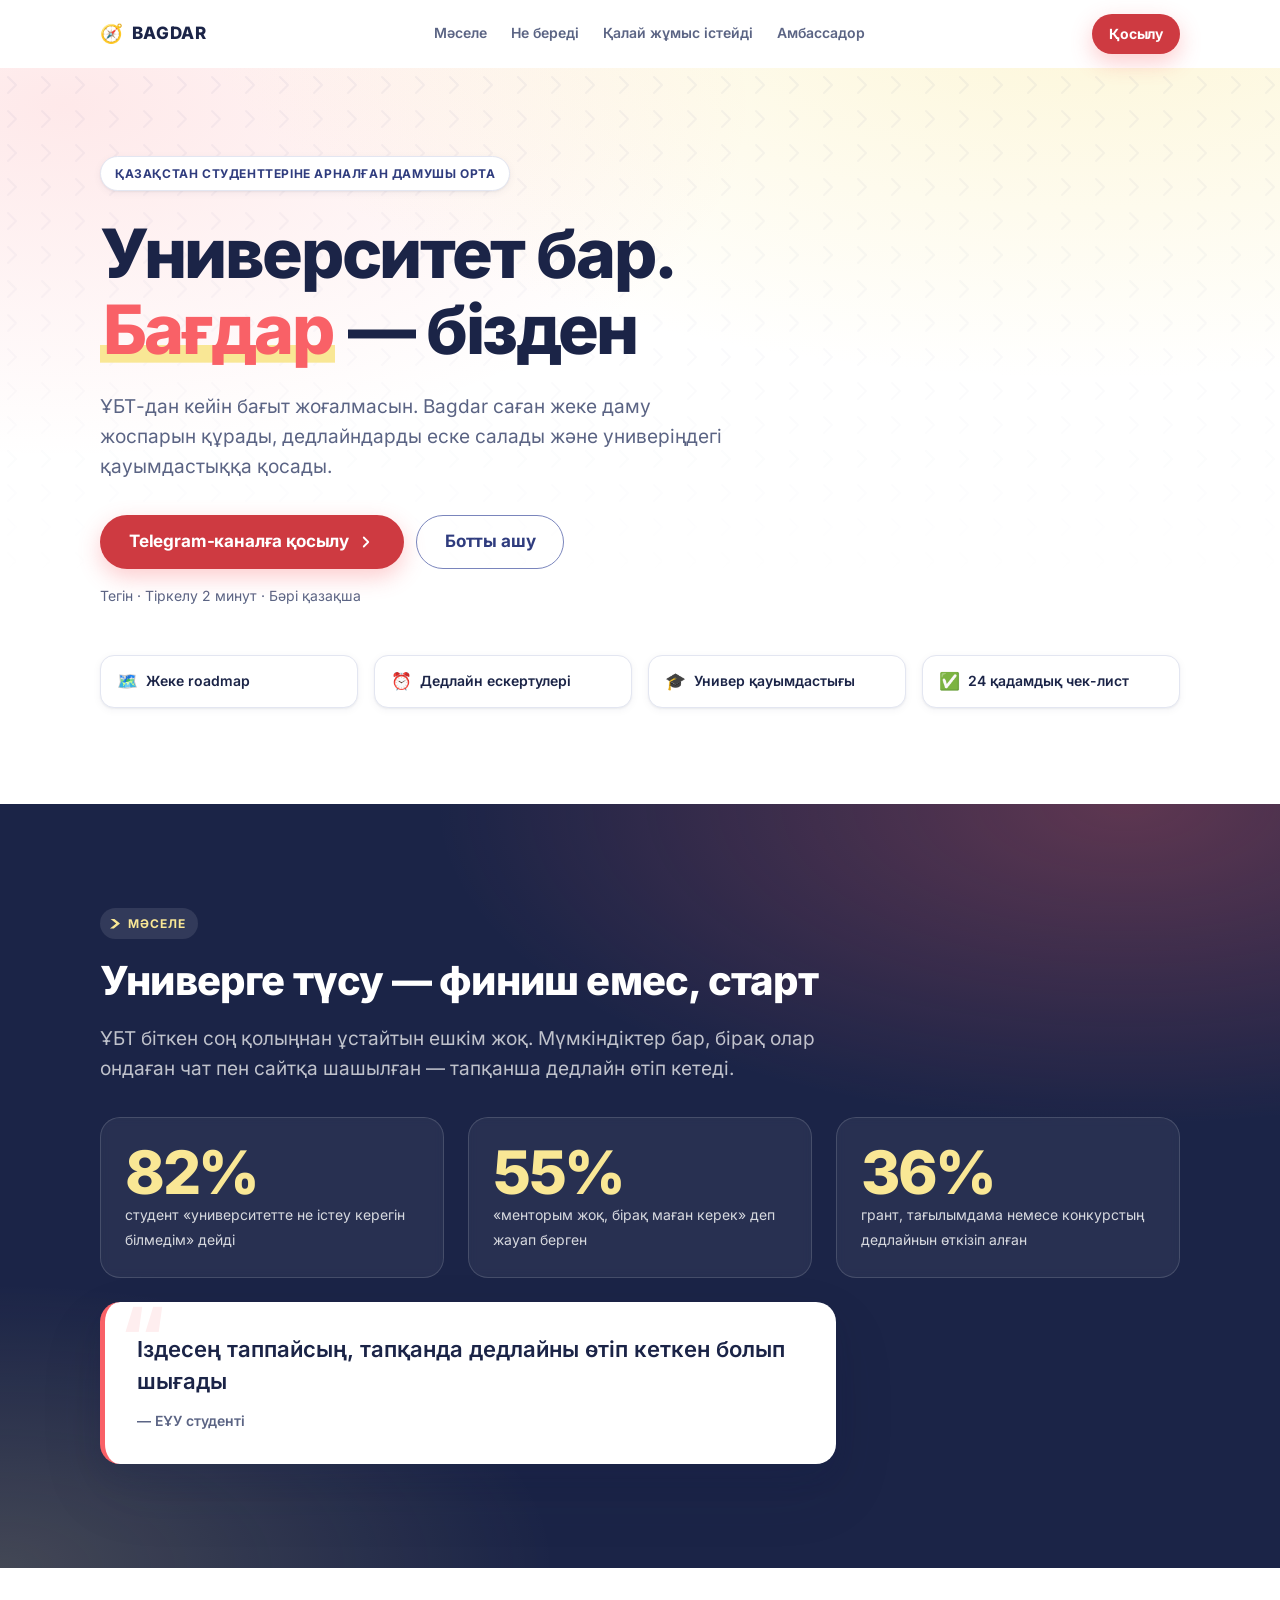
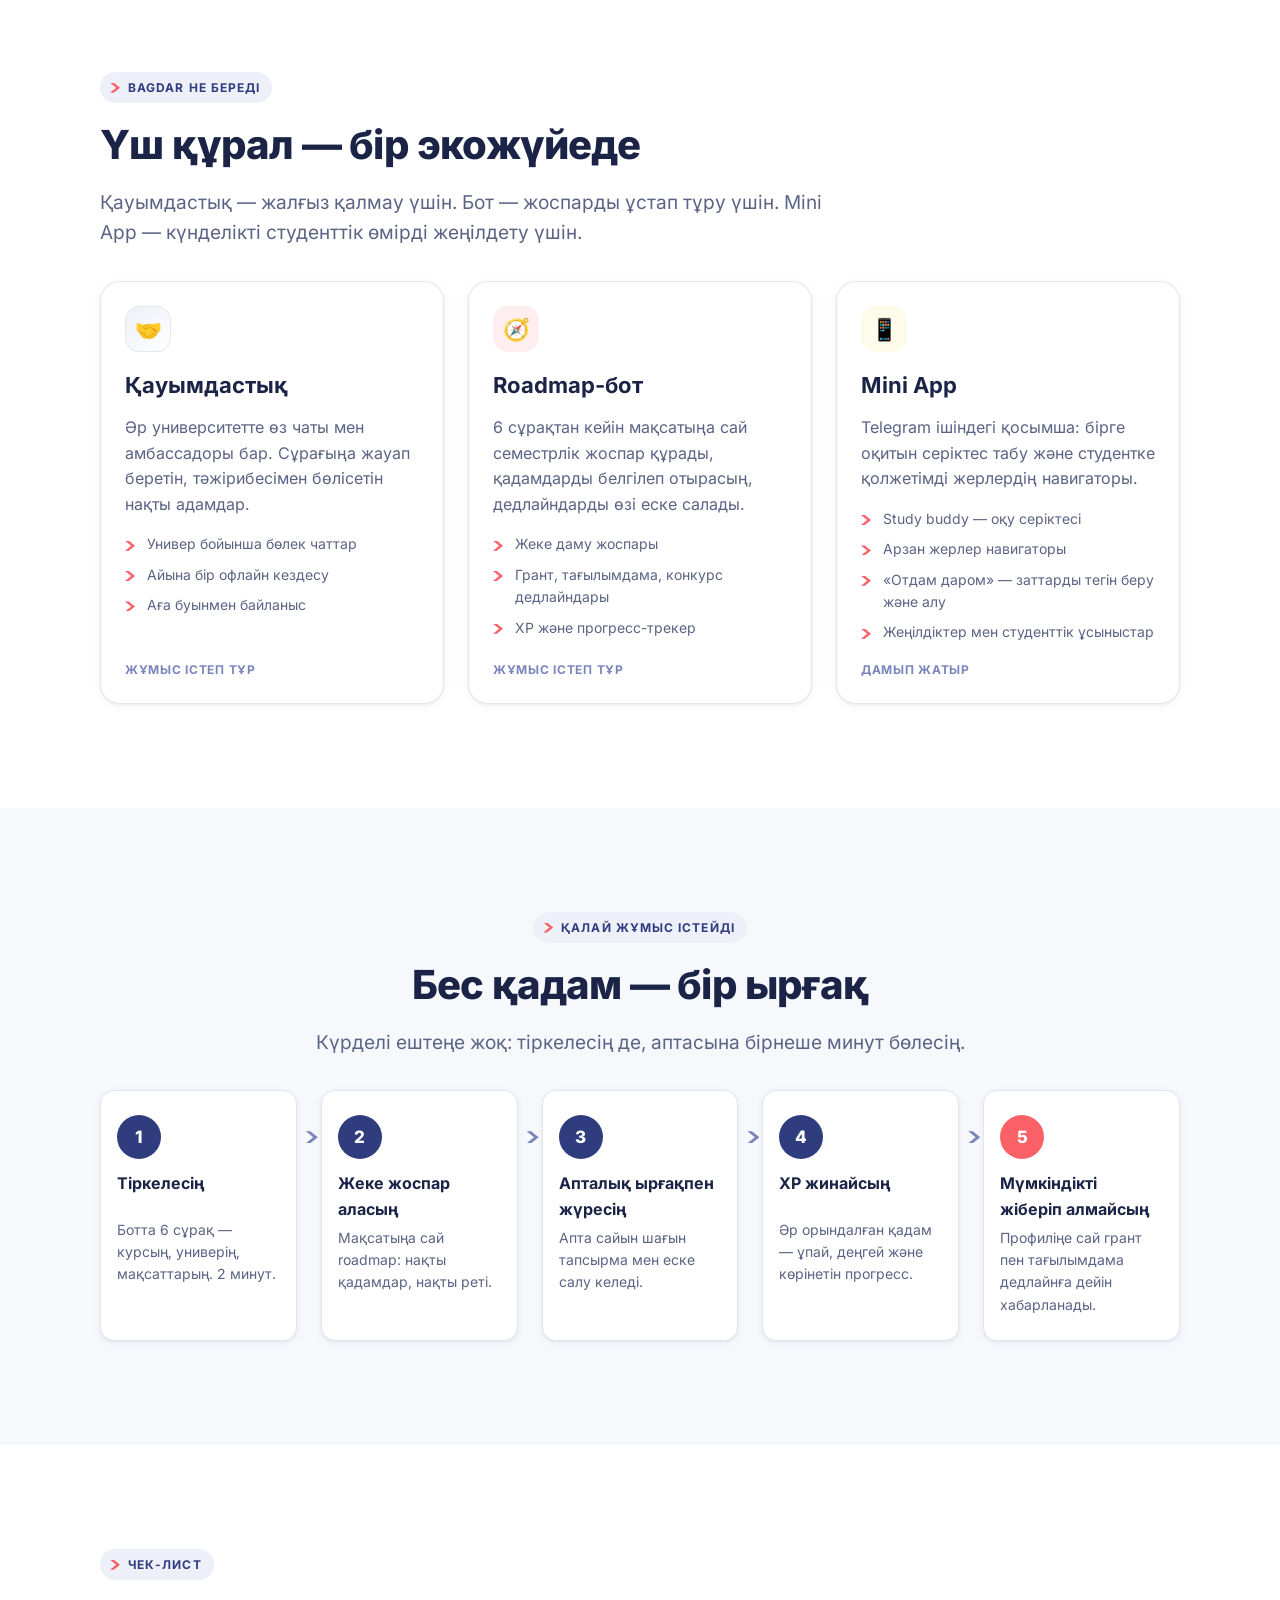
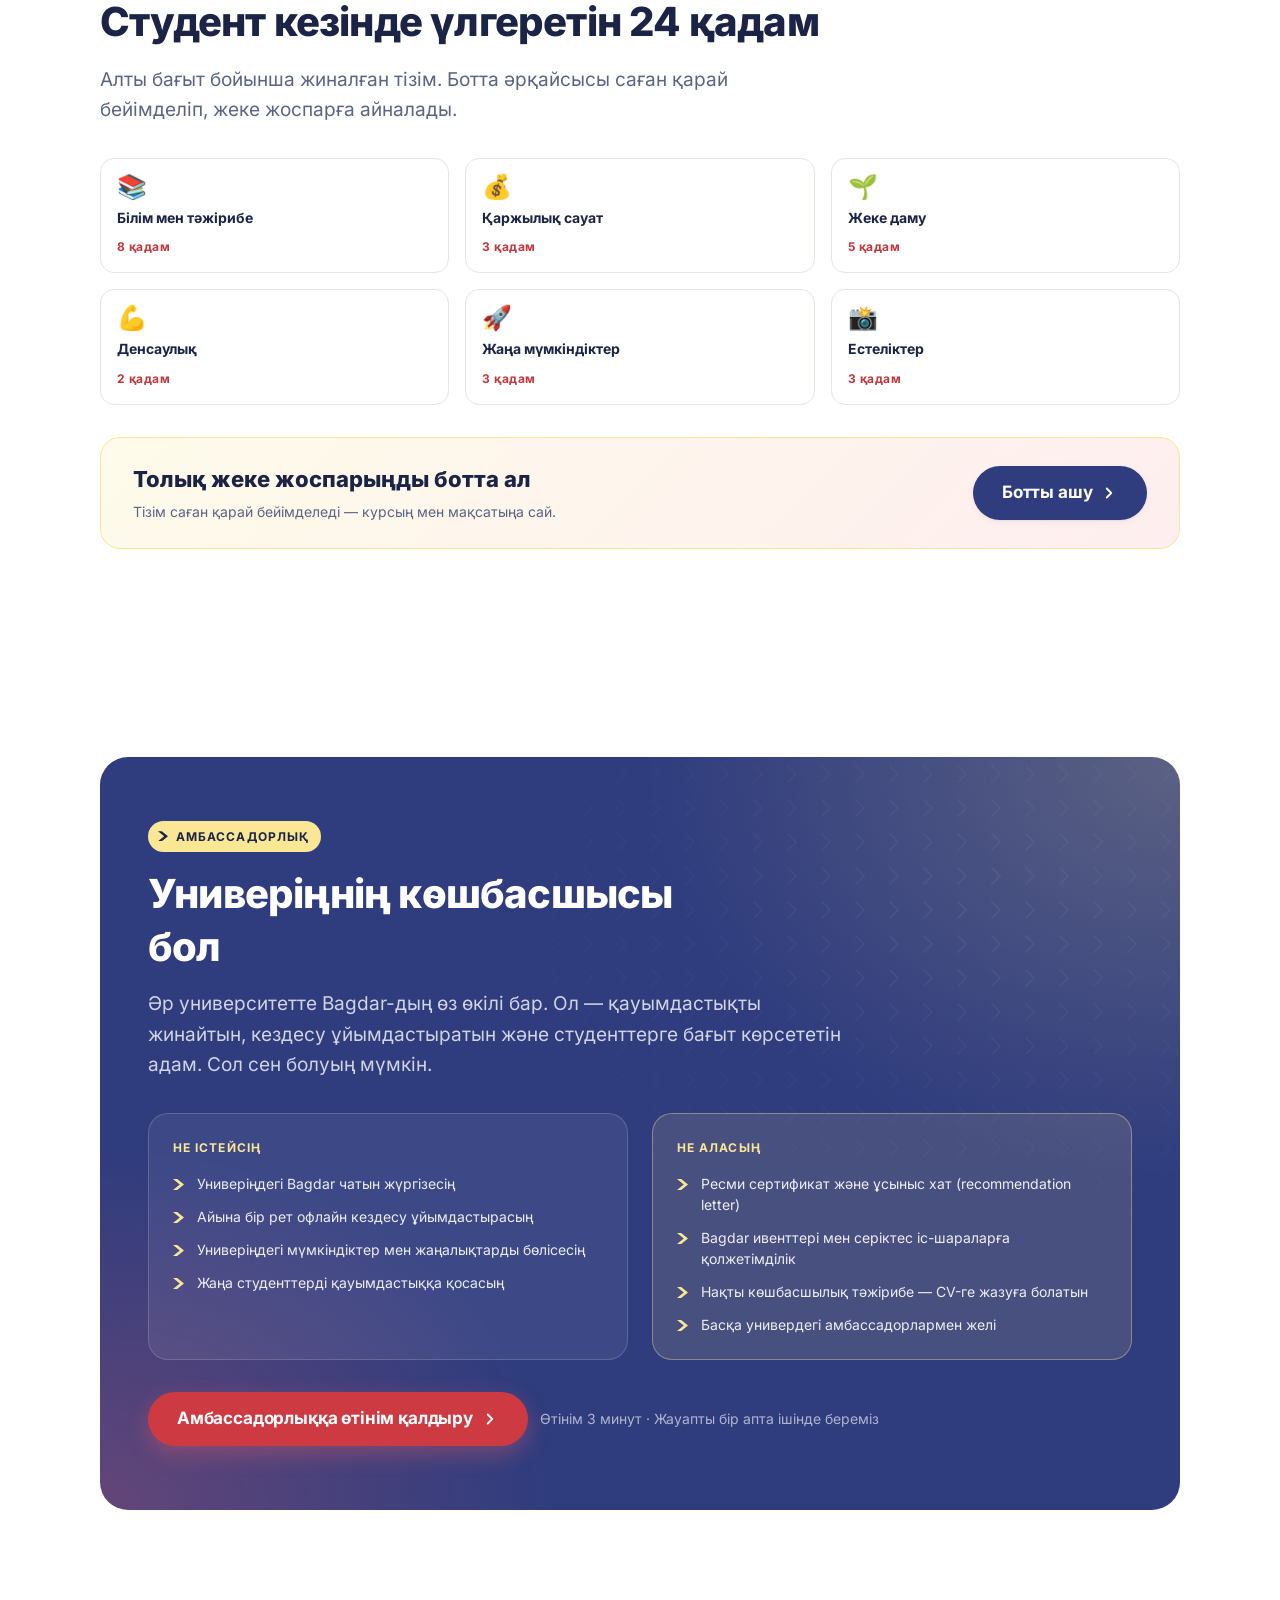
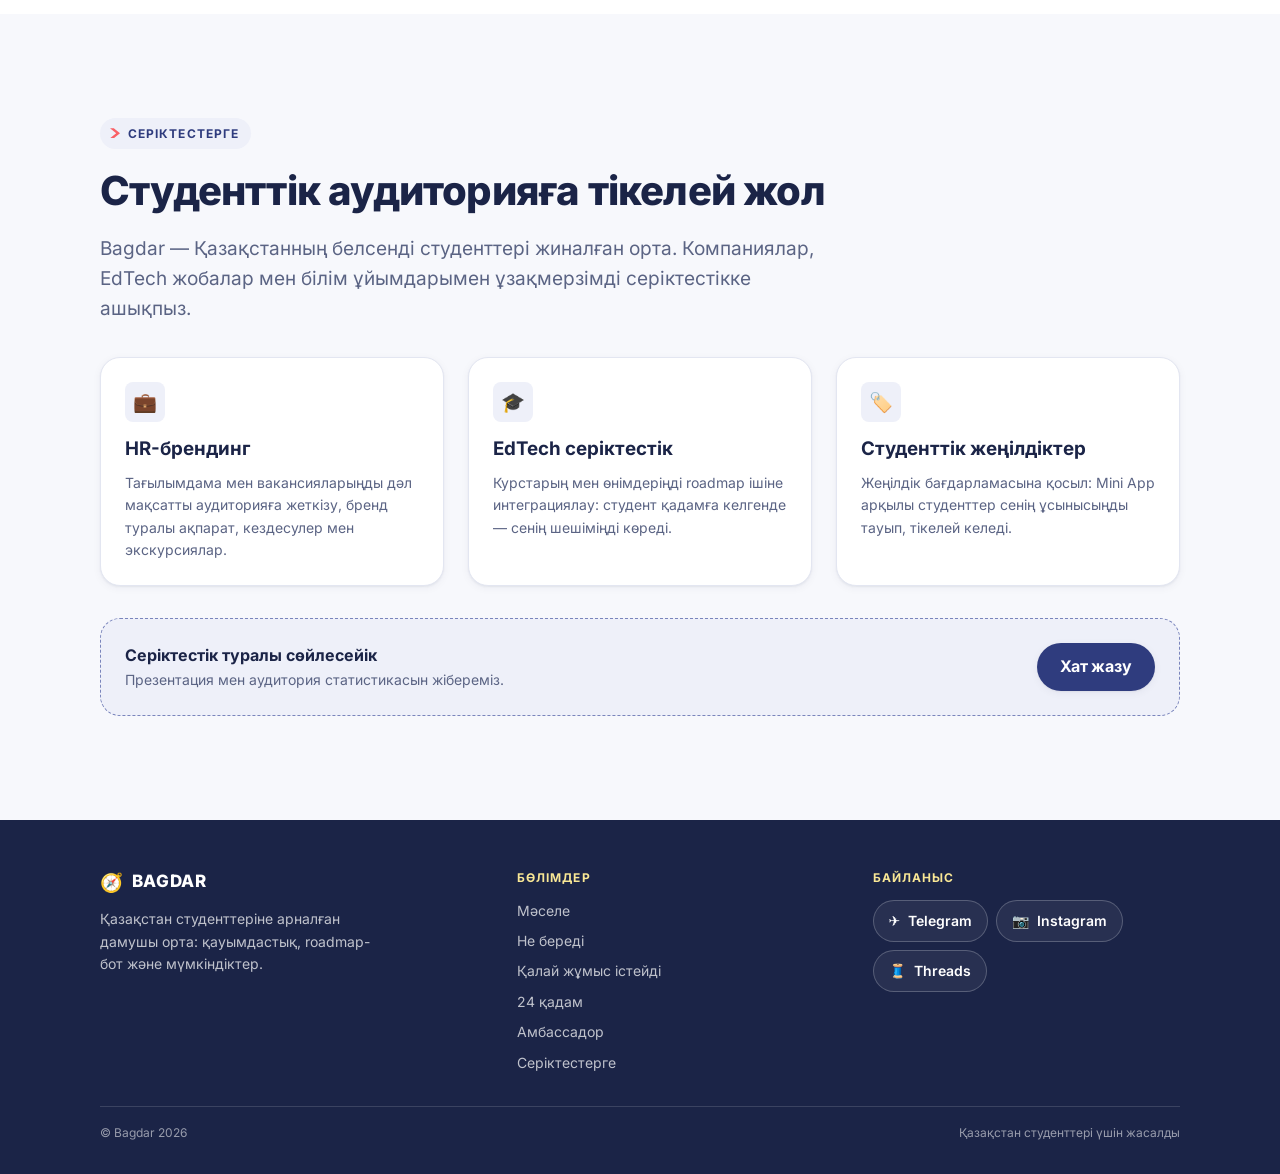
<file: index.html>
<!DOCTYPE html>
<html lang="kk">
<head>
  <meta charset="UTF-8">
  <meta name="viewport" content="width=device-width, initial-scale=1">

  <!-- ======================================================================
       НАЗАР АУДАР: сайтты жаңа мекенжайға шығарғанда осы блоктағы
       https://bagdar-rho.vercel.app/ дегенді өз мекенжайыңа ауыстыр (README-де жазылған).
       GitHub Pages үшін мысал: https://raissov01.github.io/bagdar-site/
       ====================================================================== -->

  <title>Bagdar — студенттерге бағдар: roadmap-бот және мүмкіндіктер</title>
  <meta name="description" content="Bagdar — Қазақстан студенттеріне арналған дамушы орта: жеке даму roadmap-боты, университет қауымдастықтары, грант, тағылымдама және конкурс мүмкіндіктерінің дедлайн ескертулері. Студенттік өмірді мәнді өткіз.">
  <meta name="keywords" content="студенттерге грант, тағылымдама, стипендия, конкурс, студенттік өмір, Қазақстан студенттері, roadmap, ментор, амбассадор, Bagdar">
  <meta name="author" content="Bagdar">
  <meta name="robots" content="index, follow">
  <meta name="theme-color" content="#2F3C7E">
  <link rel="canonical" href="https://bagdar-rho.vercel.app/">

  <!-- Open Graph — Telegram, Facebook, LinkedIn preview -->
  <meta property="og:type" content="website">
  <meta property="og:site_name" content="Bagdar">
  <meta property="og:locale" content="kk_KZ">
  <meta property="og:url" content="https://bagdar-rho.vercel.app/">
  <meta property="og:title" content="Университет бар. Бағдар — бізден">
  <meta property="og:description" content="Қазақстан студенттеріне арналған дамушы орта: жеке даму roadmap-боты, универ қауымдастықтары және грант, тағылымдама, конкурс мүмкіндіктері.">
  <meta property="og:image" content="https://bagdar-rho.vercel.app/og.png">
  <meta property="og:image:type" content="image/png">
  <meta property="og:image:width" content="1200">
  <meta property="og:image:height" content="630">
  <meta property="og:image:alt" content="Bagdar — Университет бар. Бағдар — бізден">

  <!-- Twitter/X -->
  <meta name="twitter:card" content="summary_large_image">
  <meta name="twitter:title" content="Университет бар. Бағдар — бізден">
  <meta name="twitter:description" content="Қазақстан студенттеріне арналған дамушы орта: roadmap-бот, универ қауымдастықтары және мүмкіндіктер агрегаторы.">
  <meta name="twitter:image" content="https://bagdar-rho.vercel.app/og.png">

  <!-- Иконкалар -->
  <link rel="icon" type="image/svg+xml" href="favicon.svg">
  <link rel="apple-touch-icon" href="apple-touch-icon.png">

  <!-- Қаріп: өз серверімізде, сыртқы сұраныссыз -->
  <link rel="preload" href="fonts/inter-cyrillic.woff2" as="font" type="font/woff2" crossorigin>
  <link rel="preload" href="fonts/inter-cyrillic-ext.woff2" as="font" type="font/woff2" crossorigin>

  <link rel="stylesheet" href="styles.css">
  <script src="script.js" defer></script>

  <script type="application/ld+json">
  {
    "@context": "https://schema.org",
    "@type": "Organization",
    "name": "Bagdar",
    "alternateName": "Бағдар",
    "url": "https://bagdar-rho.vercel.app/",
    "logo": "https://bagdar-rho.vercel.app/apple-touch-icon.png",
    "image": "https://bagdar-rho.vercel.app/og.png",
    "description": "Қазақстан студенттеріне арналған дамушы орта: жеке даму roadmap-боты, университет қауымдастықтары және мүмкіндіктер агрегаторы.",
    "areaServed": { "@type": "Country", "name": "Kazakhstan" },
    "knowsLanguage": ["kk", "ru"],
    "sameAs": ["https://t.me/+4JQfovDwTO0xNmEy"]
  }
  </script>
</head>
<body>

<a class="skip-link" href="#main">Негізгі мазмұнға өту</a>

<!-- ============================================================ HEADER -->
<header class="header">
  <div class="container header__inner">
    <a class="brand" href="#top" aria-label="Bagdar">
      <span class="brand__mark" aria-hidden="true">🧭</span>
      <span>BAGDAR</span>
    </a>

    <nav class="nav" aria-label="Негізгі мәзір">
      <a class="nav__link" href="#problem" data-i18n="nav.problem">Мәселе</a>
      <a class="nav__link" href="#what" data-i18n="nav.what">Не береді</a>
      <a class="nav__link" href="#how" data-i18n="nav.how">Қалай жұмыс істейді</a>
      <a class="nav__link" href="#ambassador" data-i18n="nav.ambassador">Амбассадор</a>
    </nav>

    <a class="btn btn--primary btn--sm" data-link="channelUrl" href="#" data-i18n="header.join">Қосылу</a>
  </div>
</header>

<main id="main">

  <!-- ============================================================= HERO -->
  <section class="hero" id="top">
    <div class="hero__chevrons" aria-hidden="true"></div>

    <div class="container hero__inner">
      <p class="hero__badge reveal" data-i18n="hero.badge">Қазақстан студенттеріне арналған дамушы орта</p>

      <h1 class="hero__title reveal" data-delay="1">
        <span data-i18n="hero.title.1">Университет бар.</span><br>
        <span class="accent" data-i18n="hero.title.2">Бағдар</span>
        <span data-i18n="hero.title.3">— бізден</span>
      </h1>

      <p class="hero__text reveal" data-delay="2" data-i18n="hero.text">
        ҰБТ-дан кейін бағыт жоғалмасын. Bagdar саған жеке даму жоспарын құрады,
        дедлайндарды еске салады және универіңдегі қауымдастыққа қосады.
      </p>

      <div class="hero__cta reveal" data-delay="3">
        <a class="btn btn--primary btn--lg" data-link="channelUrl" href="#">
          <span data-i18n="hero.cta.primary">Telegram-каналға қосылу</span>
          <svg class="btn__chevron" width="18" height="18" viewBox="0 0 24 24" fill="none" aria-hidden="true">
            <path d="M9 6l6 6-6 6" stroke="currentColor" stroke-width="2.4" stroke-linecap="round" stroke-linejoin="round"/>
          </svg>
        </a>
        <a class="btn btn--ghost btn--lg" data-link="botUrl" href="#">
          <span data-i18n="hero.cta.secondary">Ботты ашу</span>
        </a>
      </div>

      <p class="hero__note reveal" data-delay="4" data-i18n="hero.note">Тегін · Тіркелу 2 минут · Бәрі қазақша</p>

      <ul class="hero__strip reveal" data-delay="4">
        <li class="chip"><span aria-hidden="true">🗺️</span><span data-i18n="hero.chip.1">Жеке roadmap</span></li>
        <li class="chip"><span aria-hidden="true">⏰</span><span data-i18n="hero.chip.2">Дедлайн ескертулері</span></li>
        <li class="chip"><span aria-hidden="true">🎓</span><span data-i18n="hero.chip.3">Универ қауымдастығы</span></li>
        <li class="chip"><span aria-hidden="true">✅</span><span data-i18n="hero.chip.4">24 қадамдық чек-лист</span></li>
      </ul>
    </div>
  </section>

  <!-- ========================================================== МӘСЕЛЕ -->
  <section class="section section--dark" id="problem">
    <div class="container">
      <div class="section__head reveal">
        <p class="eyebrow" data-i18n="problem.eyebrow">Мәселе</p>
        <h2 class="h2" data-i18n="problem.title">Универге түсу — финиш емес, старт</h2>
        <p class="lead" data-i18n="problem.lead">
          ҰБТ біткен соң қолыңнан ұстайтын ешкім жоқ. Мүмкіндіктер бар, бірақ олар
          ондаған чат пен сайтқа шашылған — тапқанша дедлайн өтіп кетеді.
        </p>
      </div>

      <ul class="stats">
        <li class="stat reveal" data-delay="1">
          <span class="stat__num" data-i18n="problem.stat.1.num">82%</span>
          <span class="stat__text" data-i18n="problem.stat.1.text">студент «университетте не істеу керегін білмедім» дейді</span>
        </li>
        <li class="stat reveal" data-delay="2">
          <span class="stat__num" data-i18n="problem.stat.2.num">55%</span>
          <span class="stat__text" data-i18n="problem.stat.2.text">«менторым жоқ, бірақ маған керек» деп жауап берген</span>
        </li>
        <li class="stat reveal" data-delay="3">
          <span class="stat__num" data-i18n="problem.stat.3.num">36%</span>
          <span class="stat__text" data-i18n="problem.stat.3.text">грант, тағылымдама немесе конкурстың дедлайнын өткізіп алған</span>
        </li>
      </ul>

      <figure class="quote reveal" data-delay="2">
        <blockquote class="quote__text" data-i18n="problem.quote">
          Іздесең таппайсың, тапқанда дедлайны өтіп кеткен болып шығады
        </blockquote>
        <figcaption class="quote__author" data-i18n="problem.quote.author">— ЕҰУ студенті</figcaption>
      </figure>
    </div>
  </section>

  <!-- ================================================ BAGDAR НЕ БЕРЕДІ -->
  <section class="section" id="what">
    <div class="container">
      <div class="section__head reveal">
        <p class="eyebrow" data-i18n="what.eyebrow">Bagdar не береді</p>
        <h2 class="h2" data-i18n="what.title">Үш құрал — бір экожүйеде</h2>
        <p class="lead" data-i18n="what.lead">
          Қауымдастық — жалғыз қалмау үшін. Бот — жоспарды ұстап тұру үшін.
          Mini App — күнделікті студенттік өмірді жеңілдету үшін.
        </p>
      </div>

      <div class="grid grid--3">
        <article class="card feature reveal" data-delay="1">
          <div class="card__icon" aria-hidden="true">🤝</div>
          <h3 class="card__title" data-i18n="what.card.1.title">Қауымдастық</h3>
          <p class="card__text" data-i18n="what.card.1.text">
            Әр университетте өз чаты мен амбассадоры бар. Сұрағыңа жауап беретін,
            тәжірибесімен бөлісетін нақты адамдар.
          </p>
          <ul class="feature__list">
            <li data-i18n="what.card.1.li.1">Универ бойынша бөлек чаттар</li>
            <li data-i18n="what.card.1.li.2">Айына бір офлайн кездесу</li>
            <li data-i18n="what.card.1.li.3">Аға буынмен байланыс</li>
          </ul>
          <p class="feature__tag" data-i18n="what.card.1.tag">Жұмыс істеп тұр</p>
        </article>

        <article class="card feature feature--coral reveal" data-delay="2">
          <div class="card__icon" aria-hidden="true">🧭</div>
          <h3 class="card__title" data-i18n="what.card.2.title">Roadmap-бот</h3>
          <p class="card__text" data-i18n="what.card.2.text">
            6 сұрақтан кейін мақсатыңа сай семестрлік жоспар құрады, қадамдарды
            белгілеп отырасың, дедлайндарды өзі еске салады.
          </p>
          <ul class="feature__list">
            <li data-i18n="what.card.2.li.1">Жеке даму жоспары</li>
            <li data-i18n="what.card.2.li.2">Грант, тағылымдама, конкурс дедлайндары</li>
            <li data-i18n="what.card.2.li.3">XP және прогресс-трекер</li>
          </ul>
          <p class="feature__tag" data-i18n="what.card.2.tag">Жұмыс істеп тұр</p>
        </article>

        <article class="card feature feature--gold reveal" data-delay="3">
          <div class="card__icon" aria-hidden="true">📱</div>
          <h3 class="card__title" data-i18n="what.card.3.title">Mini App</h3>
          <p class="card__text" data-i18n="what.card.3.text">
            Telegram ішіндегі қосымша: бірге оқитын серіктес табу және студентке
            қолжетімді жерлердің навигаторы.
          </p>
          <ul class="feature__list">
            <li data-i18n="what.card.3.li.1">Study buddy — оқу серіктесі</li>
            <li data-i18n="what.card.3.li.2">Арзан жерлер навигаторы</li>
            <li data-i18n="what.card.3.li.3">«Отдам даром» — заттарды тегін беру және алу</li>
            <li data-i18n="what.card.3.li.4">Жеңілдіктер мен студенттік ұсыныстар</li>
          </ul>
          <p class="feature__tag" data-i18n="what.card.3.tag">Дамып жатыр</p>
        </article>
      </div>
    </div>
  </section>

  <!-- ============================================ ҚАЛАЙ ЖҰМЫС ІСТЕЙДІ -->
  <section class="section section--soft" id="how">
    <div class="container">
      <div class="section__head section__head--center reveal">
        <p class="eyebrow" data-i18n="how.eyebrow">Қалай жұмыс істейді</p>
        <h2 class="h2" data-i18n="how.title">Бес қадам — бір ырғақ</h2>
        <p class="lead" data-i18n="how.lead">
          Күрделі ештеңе жоқ: тіркелесің де, аптасына бірнеше минут бөлесің.
        </p>
      </div>

      <ol class="steps">
        <li class="step reveal" data-delay="1">
          <span class="step__num" aria-hidden="true">1</span>
          <div>
            <p class="step__title" data-i18n="how.step.1.title">Тіркелесің</p>
            <p class="step__text" data-i18n="how.step.1.text">Ботта 6 сұрақ — курсың, универің, мақсаттарың. 2 минут.</p>
          </div>
        </li>
        <li class="step reveal" data-delay="2">
          <span class="step__num" aria-hidden="true">2</span>
          <div>
            <p class="step__title" data-i18n="how.step.2.title">Жеке жоспар аласың</p>
            <p class="step__text" data-i18n="how.step.2.text">Мақсатыңа сай roadmap: нақты қадамдар, нақты реті.</p>
          </div>
        </li>
        <li class="step reveal" data-delay="3">
          <span class="step__num" aria-hidden="true">3</span>
          <div>
            <p class="step__title" data-i18n="how.step.3.title">Апталық ырғақпен жүресің</p>
            <p class="step__text" data-i18n="how.step.3.text">Апта сайын шағын тапсырма мен еске салу келеді.</p>
          </div>
        </li>
        <li class="step reveal" data-delay="4">
          <span class="step__num" aria-hidden="true">4</span>
          <div>
            <p class="step__title" data-i18n="how.step.4.title">XP жинайсың</p>
            <p class="step__text" data-i18n="how.step.4.text">Әр орындалған қадам — ұпай, деңгей және көрінетін прогресс.</p>
          </div>
        </li>
        <li class="step step--last reveal" data-delay="4">
          <span class="step__num" aria-hidden="true">5</span>
          <div>
            <p class="step__title" data-i18n="how.step.5.title">Мүмкіндікті жіберіп алмайсың</p>
            <p class="step__text" data-i18n="how.step.5.text">Профиліңе сай грант пен тағылымдама дедлайнға дейін хабарланады.</p>
          </div>
        </li>
      </ol>
    </div>
  </section>

  <!-- ================================================ 24 ҚАДАМ ЧЕК-ЛИСТ -->
  <section class="section" id="checklist">
    <div class="container">
      <div class="section__head reveal">
        <p class="eyebrow" data-i18n="checklist.eyebrow">Чек-лист</p>
        <h2 class="h2" data-i18n="checklist.title">Студент кезінде үлгеретін 24 қадам</h2>
        <p class="lead" data-i18n="checklist.lead">
          Алты бағыт бойынша жиналған тізім. Ботта әрқайсысы саған қарай
          бейімделіп, жеке жоспарға айналады.
        </p>
      </div>

      <ul class="checklist">
        <li class="tile reveal" data-delay="1">
          <span class="tile__icon" aria-hidden="true">📚</span>
          <span class="tile__name" data-i18n="checklist.cat.1">Білім мен тәжірибе</span>
          <span class="tile__count" data-i18n="checklist.cat.1.count">8 қадам</span>
        </li>
        <li class="tile reveal" data-delay="1">
          <span class="tile__icon" aria-hidden="true">💰</span>
          <span class="tile__name" data-i18n="checklist.cat.2">Қаржылық сауат</span>
          <span class="tile__count" data-i18n="checklist.cat.2.count">3 қадам</span>
        </li>
        <li class="tile reveal" data-delay="2">
          <span class="tile__icon" aria-hidden="true">🌱</span>
          <span class="tile__name" data-i18n="checklist.cat.3">Жеке даму</span>
          <span class="tile__count" data-i18n="checklist.cat.3.count">5 қадам</span>
        </li>
        <li class="tile reveal" data-delay="2">
          <span class="tile__icon" aria-hidden="true">💪</span>
          <span class="tile__name" data-i18n="checklist.cat.4">Денсаулық</span>
          <span class="tile__count" data-i18n="checklist.cat.4.count">2 қадам</span>
        </li>
        <li class="tile reveal" data-delay="3">
          <span class="tile__icon" aria-hidden="true">🚀</span>
          <span class="tile__name" data-i18n="checklist.cat.5">Жаңа мүмкіндіктер</span>
          <span class="tile__count" data-i18n="checklist.cat.5.count">3 қадам</span>
        </li>
        <li class="tile reveal" data-delay="3">
          <span class="tile__icon" aria-hidden="true">📸</span>
          <span class="tile__name" data-i18n="checklist.cat.6">Естеліктер</span>
          <span class="tile__count" data-i18n="checklist.cat.6.count">3 қадам</span>
        </li>
      </ul>

      <div class="cta-band reveal" data-delay="2">
        <div>
          <p class="cta-band__title" data-i18n="checklist.cta.title">Толық жеке жоспарыңды ботта ал</p>
          <p class="cta-band__text" data-i18n="checklist.cta.text">Тізім саған қарай бейімделеді — курсың мен мақсатыңа сай.</p>
        </div>
        <a class="btn btn--navy btn--lg" data-link="botUrl" href="#">
          <span data-i18n="checklist.cta.btn">Ботты ашу</span>
          <svg class="btn__chevron" width="18" height="18" viewBox="0 0 24 24" fill="none" aria-hidden="true">
            <path d="M9 6l6 6-6 6" stroke="currentColor" stroke-width="2.4" stroke-linecap="round" stroke-linejoin="round"/>
          </svg>
        </a>
      </div>
    </div>
  </section>

  <!-- ====================================================== АМБАССАДОР -->
  <section class="section" id="ambassador">
    <div class="container">
      <div class="amb reveal">
        <div class="amb__chevrons" aria-hidden="true"></div>
        <div class="amb__inner">
          <p class="eyebrow" data-i18n="amb.eyebrow">Амбассадорлық</p>
          <h2 class="amb__title" data-i18n="amb.title">Универіңнің көшбасшысы бол</h2>
          <p class="amb__lead" data-i18n="amb.lead">
            Әр университетте Bagdar-дың өз өкілі бар. Ол — қауымдастықты жинайтын,
            кездесу ұйымдастыратын және студенттерге бағыт көрсететін адам. Сол сен болуың мүмкін.
          </p>

          <div class="amb__cols">
            <div class="amb__col reveal" data-delay="1">
              <p class="amb__colTitle" data-i18n="amb.do.title">Не істейсің</p>
              <ul class="amb__list">
                <li data-i18n="amb.do.1">Универіңдегі Bagdar чатын жүргізесің</li>
                <li data-i18n="amb.do.2">Айына бір рет офлайн кездесу ұйымдастырасың</li>
                <li data-i18n="amb.do.3">Универіңдегі мүмкіндіктер мен жаңалықтарды бөлісесің</li>
                <li data-i18n="amb.do.4">Жаңа студенттерді қауымдастыққа қосасың</li>
              </ul>
            </div>

            <div class="amb__col amb__col--gain reveal" data-delay="2">
              <p class="amb__colTitle" data-i18n="amb.gain.title">Не аласың</p>
              <ul class="amb__list">
                <li data-i18n="amb.gain.1">Ресми сертификат және ұсыныс хат (recommendation letter)</li>
                <li data-i18n="amb.gain.2">Bagdar ивенттері мен серіктес іс-шараларға қолжетімділік</li>
                <li data-i18n="amb.gain.3">Нақты көшбасшылық тәжірибе — CV-ге жазуға болатын</li>
                <li data-i18n="amb.gain.4">Басқа универдегі амбассадорлармен желі</li>
              </ul>
            </div>
          </div>

          <div class="amb__cta">
            <a class="btn btn--primary btn--lg" data-link="ambassadorFormUrl" href="#">
              <span data-i18n="amb.cta">Амбассадорлыққа өтінім қалдыру</span>
              <svg class="btn__chevron" width="18" height="18" viewBox="0 0 24 24" fill="none" aria-hidden="true">
                <path d="M9 6l6 6-6 6" stroke="currentColor" stroke-width="2.4" stroke-linecap="round" stroke-linejoin="round"/>
              </svg>
            </a>
            <p class="amb__note" data-i18n="amb.note">Өтінім 3 минут · Жауапты бір апта ішінде береміз</p>
          </div>
        </div>
      </div>
    </div>
  </section>

  <!-- ===================================================== СЕРІКТЕСТЕР -->
  <section class="section section--soft" id="partners">
    <div class="container">
      <div class="section__head reveal">
        <p class="eyebrow" data-i18n="partners.eyebrow">Серіктестерге</p>
        <h2 class="h2" data-i18n="partners.title">Студенттік аудиторияға тікелей жол</h2>
        <p class="lead" data-i18n="partners.lead">
          Bagdar — Қазақстанның белсенді студенттері жиналған орта. Компаниялар,
          EdTech жобалар мен білім ұйымдарымен ұзақмерзімді серіктестікке ашықпыз.
        </p>
      </div>

      <div class="partners__grid">
        <article class="partner reveal" data-delay="1">
          <div class="partner__icon" aria-hidden="true">💼</div>
          <h3 class="partner__title" data-i18n="partners.card.1.title">HR-брендинг</h3>
          <p class="partner__text" data-i18n="partners.card.1.text">
            Тағылымдама мен вакансияларыңды дәл мақсатты аудиторияға жеткізу,
            бренд туралы ақпарат, кездесулер мен экскурсиялар.
          </p>
        </article>

        <article class="partner reveal" data-delay="2">
          <div class="partner__icon" aria-hidden="true">🎓</div>
          <h3 class="partner__title" data-i18n="partners.card.2.title">EdTech серіктестік</h3>
          <p class="partner__text" data-i18n="partners.card.2.text">
            Курстарың мен өнімдеріңді roadmap ішіне интеграциялау: студент
            қадамға келгенде — сенің шешіміңді көреді.
          </p>
        </article>

        <article class="partner reveal" data-delay="3">
          <div class="partner__icon" aria-hidden="true">🏷️</div>
          <h3 class="partner__title" data-i18n="partners.card.3.title">Студенттік жеңілдіктер</h3>
          <p class="partner__text" data-i18n="partners.card.3.text">
            Жеңілдік бағдарламасына қосыл: Mini App арқылы студенттер сенің
            ұсынысыңды тауып, тікелей келеді.
          </p>
        </article>
      </div>

      <div class="partners__contact reveal" data-delay="2">
        <p class="partners__contactText">
          <strong data-i18n="partners.contact.title">Серіктестік туралы сөйлесейік</strong>
          <span data-i18n="partners.contact.text">Презентация мен аудитория статистикасын жібереміз.</span>
        </p>
        <a class="btn btn--navy" data-mailto href="#">
          <span data-i18n="partners.contact.btn">Хат жазу</span>
          <span class="visually-hidden" data-mail-label></span>
        </a>
      </div>
    </div>
  </section>


</main>

<!-- ============================================================ FOOTER -->
<footer class="footer">
  <div class="container">
    <div class="footer__top">
      <div>
        <a class="brand" href="#top" aria-label="Bagdar">
          <span class="brand__mark" aria-hidden="true">🧭</span>
          <span>BAGDAR</span>
        </a>
        <p class="footer__tagline" data-i18n="footer.tagline">
          Қазақстан студенттеріне арналған дамушы орта: қауымдастық, roadmap-бот және мүмкіндіктер.
        </p>
      </div>

      <nav aria-label="Сайт бөлімдері">
        <p class="footer__colTitle" data-i18n="footer.nav.title">Бөлімдер</p>
        <div class="footer__links">
          <a href="#problem" data-i18n="nav.problem">Мәселе</a>
          <a href="#what" data-i18n="nav.what">Не береді</a>
          <a href="#how" data-i18n="nav.how">Қалай жұмыс істейді</a>
          <a href="#checklist" data-i18n="footer.nav.checklist">24 қадам</a>
          <a href="#ambassador" data-i18n="nav.ambassador">Амбассадор</a>
          <a href="#partners" data-i18n="footer.nav.partners">Серіктестерге</a>
        </div>
      </nav>

      <div>
        <p class="footer__colTitle" data-i18n="footer.social.title">Байланыс</p>
        <div class="socials">
          <a class="social" data-link="channelUrl" href="#">
            <span aria-hidden="true">✈️</span><span>Telegram</span>
          </a>
          <a class="social" data-link="instagramUrl" href="#">
            <span aria-hidden="true">📷</span><span>Instagram</span>
          </a>
          <a class="social" data-link="threadsUrl" href="#">
            <span aria-hidden="true">🧵</span><span>Threads</span>
          </a>
        </div>
      </div>
    </div>

    <div class="footer__bottom">
      <p data-i18n="footer.copy">© Bagdar 2026</p>
      <p data-i18n="footer.made">Қазақстан студенттері үшін жасалды</p>
    </div>
  </div>
</footer>

</body>
</html>
</file>
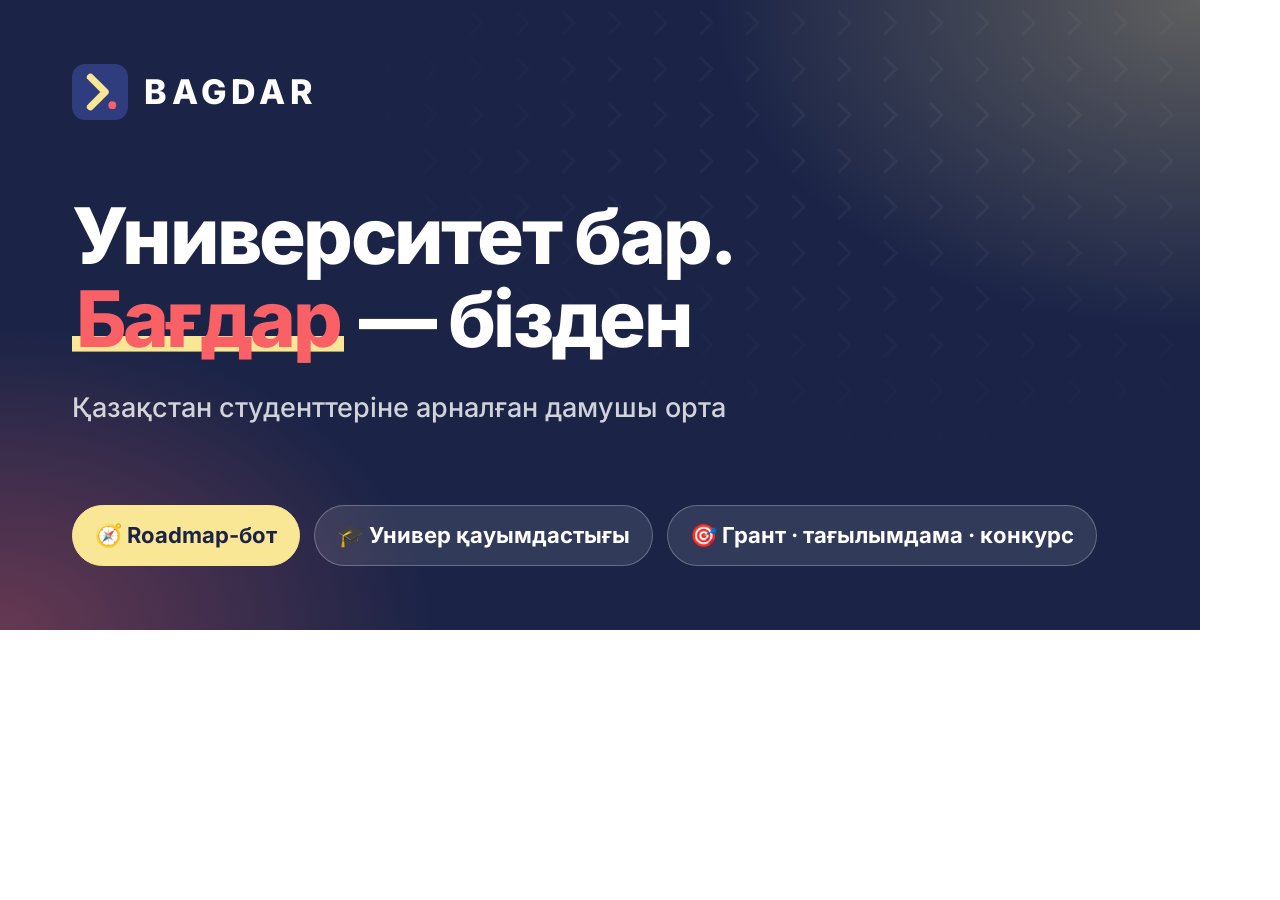
<file: og-template.html>
<!DOCTYPE html>
<!-- OG баннердің қайнар көзі. Қайта генерациялау (сайт 127.0.0.1:8777-де тұрғанда):
     google-chrome --headless=new --disable-gpu --hide-scrollbars --window-size=1200,630 \
       --virtual-time-budget=5000 --screenshot=og.png http://127.0.0.1:8777/og-template.html -->
<html lang="kk">
<head>
<meta charset="utf-8">
<link rel="stylesheet" href="styles.css">
<style>
  html,body{margin:0;padding:0;width:1200px;height:630px;overflow:hidden}
  .og{
    position:relative;width:1200px;height:630px;display:flex;flex-direction:column;
    justify-content:space-between;padding:64px 72px;box-sizing:border-box;
    font-family:"Inter",system-ui,sans-serif;color:#fff;
    background:
      radial-gradient(70% 90% at 100% 0%, rgba(249,231,149,.30), transparent 58%),
      radial-gradient(60% 80% at 0% 100%, rgba(249,97,103,.34), transparent 60%),
      #1B2447;
  }
  .og__chev{
    position:absolute;inset:0;opacity:.55;
    background-image:url("data:image/svg+xml,%3Csvg xmlns='http://www.w3.org/2000/svg' width='46' height='46' viewBox='0 0 46 46'%3E%3Cpath d='M11 12l11 11-11 11' fill='none' stroke='%23FFFFFF' stroke-opacity='.09' stroke-width='3' stroke-linecap='round' stroke-linejoin='round'/%3E%3C/svg%3E");
    -webkit-mask-image:radial-gradient(75% 75% at 78% 22%, #000, transparent 72%);
  }
  .og__row{position:relative;display:flex;align-items:center;gap:16px}
  .og__logo{width:56px;height:56px}
  .og__word{font-size:34px;font-weight:800;letter-spacing:.14em}
  .og__body{position:relative}
  .og__title{font-size:78px;line-height:1.06;font-weight:800;letter-spacing:-.035em;max-width:19ch;margin:0}
  .og__title .a{color:#F96167;background:linear-gradient(#F9E795,#F9E795) no-repeat 0 82%/100% .2em;padding-inline:.05em}
  .og__sub{margin:26px 0 0;font-size:27px;color:rgba(255,255,255,.8);font-weight:500}
  .og__pills{position:relative;display:flex;gap:14px;flex-wrap:wrap}
  .og__pill{
    font-size:22px;font-weight:700;padding:12px 22px;border-radius:999px;
    background:rgba(255,255,255,.10);border:1px solid rgba(255,255,255,.26);
  }
  .og__pill--gold{background:#F9E795;color:#1B2447;border-color:#F9E795}
</style>
</head>
<body>
<div class="og">
  <div class="og__chev"></div>

  <div class="og__row">
    <img class="og__logo" src="favicon.svg" alt="">
    <span class="og__word">BAGDAR</span>
  </div>

  <div class="og__body">
    <h1 class="og__title">Университет бар.<br><span class="a">Бағдар</span> — бізден</h1>
    <p class="og__sub">Қазақстан студенттеріне арналған дамушы орта</p>
  </div>

  <div class="og__pills">
    <span class="og__pill og__pill--gold">🧭 Roadmap-бот</span>
    <span class="og__pill">🎓 Универ қауымдастығы</span>
    <span class="og__pill">🎯 Грант · тағылымдама · конкурс</span>
  </div>
</div>
</body>
</html>
</file>
<file: styles.css>
/* ==========================================================================
   Inter (variable, 400–800) — өз серверімізде. Google Fonts-қа сұраныс жоқ:
   жылдам әрі офлайн жұмыс істейді. Қазақ әріптері cyrillic + cyrillic-ext-те.
   ========================================================================== */
@font-face {
  font-family: "Inter";
  font-style: normal;
  font-weight: 400 800;
  font-display: swap;
  src: url("fonts/inter-cyrillic-ext.woff2") format("woff2");
  unicode-range: U+0460-052F, U+1C80-1C8A, U+20B4, U+2DE0-2DFF, U+A640-A69F, U+FE2E-FE2F;
}
@font-face {
  font-family: "Inter";
  font-style: normal;
  font-weight: 400 800;
  font-display: swap;
  src: url("fonts/inter-cyrillic.woff2") format("woff2");
  unicode-range: U+0301, U+0400-045F, U+0490-0491, U+04B0-04B1, U+2116;
}
@font-face {
  font-family: "Inter";
  font-style: normal;
  font-weight: 400 800;
  font-display: swap;
  src: url("fonts/inter-latin.woff2") format("woff2");
  unicode-range: U+0000-00FF, U+0131, U+0152-0153, U+02BB-02BC, U+02C6, U+02DA, U+02DC,
    U+0304, U+0308, U+0329, U+2000-206F, U+20AC, U+2122, U+2191, U+2193, U+2212, U+2215, U+FEFF, U+FFFD;
}

/* ==========================================================================
   Bagdar — дизайн-жүйе
   Палитра: navy #2F3C7E (басым) · coral #F96167 (акцент) · gold #F9E795 (қосалқы)
   ========================================================================== */

:root {
  /* --- Түстер --- */
  --navy: #2F3C7E;
  --navy-700: #263266;
  --navy-900: #1B2447;
  --navy-300: #7A85BC;
  --navy-050: #EEF0F9;

  --coral: #F96167;
  --coral-600: #E24A50;
  --coral-050: #FEEEEF;
  /* Қолжетімділік (WCAG AA): ақ мәтін #F96167-те 3.03 ғана — батырма мен
     ұсақ мәтінге қараңғылау реңк керек (4.9 және 5.4). */
  --coral-btn: #CE3A41;
  --coral-btn-hover: #B92F36;
  --coral-text: #C4353C;

  --gold: #F9E795;
  --gold-600: #E9D264;
  --gold-050: #FEFBEA;

  --white: #FFFFFF;
  --ink: #16203F;
  --ink-muted: #5B6484;
  --line: #E3E6F1;
  --bg: #FFFFFF;
  --bg-soft: #F7F8FC;

  /* --- Типографика --- */
  --font: "Inter", system-ui, -apple-system, "Segoe UI", Roboto, "Helvetica Neue", Arial, sans-serif;

  --fs-display: clamp(2rem, 7.2vw, 4.25rem);
  --fs-h2: clamp(1.5rem, 4.6vw, 2.5rem);
  --fs-h3: clamp(1.125rem, 2.6vw, 1.375rem);
  --fs-lead: clamp(1rem, 2.9vw, 1.1875rem);
  --fs-body: 1rem;
  --fs-small: 0.875rem;
  --fs-micro: 0.75rem;

  --lh-tight: 1.12;
  --lh-snug: 1.32;
  --lh-body: 1.6;

  /* --- Кеңістік --- */
  --sp-1: 0.25rem;
  --sp-2: 0.5rem;
  --sp-3: 0.75rem;
  --sp-4: 1rem;
  --sp-5: 1.5rem;
  --sp-6: 2rem;
  --sp-7: 3rem;
  --sp-8: 4rem;
  --sp-9: 6rem;

  --container: 1120px;
  --gutter: 1.25rem;
  --section-y: clamp(3.5rem, 9vw, 6.5rem);

  /* --- Пішін --- */
  --r-sm: 8px;
  --r-md: 14px;
  --r-lg: 20px;
  --r-xl: 28px;
  --r-pill: 999px;

  --shadow-sm: 0 1px 2px rgba(27, 36, 71, .06), 0 2px 8px rgba(27, 36, 71, .05);
  --shadow-md: 0 4px 14px rgba(27, 36, 71, .08), 0 12px 32px rgba(27, 36, 71, .07);
  --shadow-lg: 0 12px 28px rgba(27, 36, 71, .12), 0 28px 64px rgba(27, 36, 71, .10);
  --shadow-coral: 0 8px 22px rgba(249, 97, 103, .32);

  --header-h: 60px;
  --ease: cubic-bezier(.22, .61, .36, 1);
}

/* --------------------------------------------------------------- Reset -- */
*, *::before, *::after { box-sizing: border-box; }

html {
  -webkit-text-size-adjust: 100%;
  scroll-behavior: smooth;
  scroll-padding-top: calc(var(--header-h) + 12px);
}

body {
  margin: 0;
  font-family: var(--font);
  font-size: var(--fs-body);
  line-height: var(--lh-body);
  color: var(--ink);
  background: var(--bg);
  -webkit-font-smoothing: antialiased;
  overflow-x: hidden;
}

h1, h2, h3, h4, p, figure, blockquote { margin: 0; }
ul, ol { margin: 0; padding: 0; list-style: none; }
img, svg { display: block; max-width: 100%; }
a { color: inherit; text-decoration: none; }
button { font: inherit; color: inherit; }

:focus-visible {
  outline: 3px solid var(--coral);
  outline-offset: 3px;
  border-radius: 4px;
}

/* ----------------------------------------------------------- Құрылым -- */
.container {
  width: 100%;
  max-width: var(--container);
  margin-inline: auto;
  padding-inline: var(--gutter);
}

.section { padding-block: var(--section-y); }
.section--soft { background: var(--bg-soft); }

.section__head { max-width: 46rem; margin-bottom: var(--sp-6); }
.section__head--center { margin-inline: auto; text-align: center; }

.eyebrow {
  display: inline-flex;
  align-items: center;
  gap: var(--sp-2);
  font-size: var(--fs-micro);
  font-weight: 700;
  letter-spacing: .09em;
  text-transform: uppercase;
  color: var(--navy);
  background: var(--navy-050);
  border-radius: var(--r-pill);
  padding: 6px 12px 6px 10px;
  margin-bottom: var(--sp-4);
}
.eyebrow::before {
  content: "";
  width: 10px; height: 10px;
  background: var(--coral);
  clip-path: polygon(0 0, 62% 50%, 0 100%, 38% 100%, 100% 50%, 38% 0);
}

.h2 {
  font-size: var(--fs-h2);
  line-height: var(--lh-snug);
  font-weight: 800;
  letter-spacing: -.02em;
  color: var(--navy-900);
}
.h3 {
  font-size: var(--fs-h3);
  line-height: var(--lh-snug);
  font-weight: 700;
  color: var(--navy-900);
}
.lead {
  font-size: var(--fs-lead);
  color: var(--ink-muted);
  margin-top: var(--sp-4);
}

/* ---------------------------------------------------------- Батырма -- */
.btn {
  --btn-bg: var(--navy);
  --btn-fg: var(--white);
  display: inline-flex;
  align-items: center;
  justify-content: center;
  gap: var(--sp-2);
  min-height: 48px;
  padding: 0 22px;
  border: 1px solid transparent;
  border-radius: var(--r-pill);
  background: var(--btn-bg);
  color: var(--btn-fg);
  font-size: var(--fs-body);
  font-weight: 700;
  letter-spacing: -.01em;
  cursor: pointer;
  transition: transform .18s var(--ease), box-shadow .18s var(--ease),
              background-color .18s var(--ease), color .18s var(--ease);
  will-change: transform;
}
.btn:hover { transform: translateY(-2px); }
.btn:active { transform: translateY(0); }

.btn--primary { --btn-bg: var(--coral-btn); box-shadow: var(--shadow-coral); }
.btn--primary:hover { --btn-bg: var(--coral-btn-hover); }

.btn--navy { --btn-bg: var(--navy); box-shadow: var(--shadow-sm); }
.btn--navy:hover { --btn-bg: var(--navy-700); }

.btn--ghost {
  --btn-bg: transparent;
  --btn-fg: var(--navy);
  border-color: var(--navy-300);
}
.btn--ghost:hover { --btn-bg: var(--navy-050); }

.btn--onDark {
  --btn-bg: rgba(255, 255, 255, .1);
  --btn-fg: var(--white);
  border-color: rgba(255, 255, 255, .38);
  backdrop-filter: blur(6px);
}
.btn--onDark:hover { --btn-bg: rgba(255, 255, 255, .2); }

.btn--sm { min-height: 40px; padding: 0 16px; font-size: var(--fs-small); }
.btn--lg { min-height: 54px; padding: 0 28px; font-size: 1.0625rem; }
.btn--block { width: 100%; }

.btn__chevron { flex: none; transition: transform .18s var(--ease); }
.btn:hover .btn__chevron { transform: translateX(3px); }

/* Сілтемесі әлі жоқ батырма (CONFIG бос) */
.btn.is-pending { opacity: .55; cursor: not-allowed; pointer-events: none; }

/* ------------------------------------------------------- Карточка -- */
.card {
  position: relative;
  background: var(--white);
  border: 1px solid var(--line);
  border-radius: var(--r-lg);
  padding: var(--sp-5);
  box-shadow: var(--shadow-sm);
  transition: transform .22s var(--ease), box-shadow .22s var(--ease),
              border-color .22s var(--ease);
}
.card:hover {
  transform: translateY(-4px);
  box-shadow: var(--shadow-md);
  border-color: var(--navy-300);
}
.card__icon {
  width: 46px; height: 46px;
  display: grid; place-items: center;
  border-radius: var(--r-md);
  background: var(--navy-050);
  color: var(--navy);
  font-size: 1.35rem;
  margin-bottom: var(--sp-4);
}
.card__title { font-size: var(--fs-h3); font-weight: 700; color: var(--navy-900); }
.card__text { margin-top: var(--sp-3); color: var(--ink-muted); }

.grid { display: grid; gap: var(--sp-4); }
@media (min-width: 720px) {
  .grid { gap: var(--sp-5); }
  .grid--3 { grid-template-columns: repeat(3, 1fr); }
  .grid--2 { grid-template-columns: repeat(2, 1fr); }
}

/* --------------------------------------------------------- Header -- */
.header {
  position: sticky;
  top: 0;
  z-index: 50;
  height: var(--header-h);
  display: flex;
  align-items: center;
  background: rgba(255, 255, 255, .82);
  backdrop-filter: saturate(180%) blur(12px);
  border-bottom: 1px solid transparent;
  transition: border-color .2s var(--ease), box-shadow .2s var(--ease);
}
.header.is-stuck {
  border-bottom-color: var(--line);
  box-shadow: 0 4px 18px rgba(27, 36, 71, .06);
}
.header__inner {
  display: flex;
  align-items: center;
  justify-content: space-between;
  gap: var(--sp-4);
}
.brand {
  display: inline-flex;
  align-items: center;
  gap: 8px;
  font-weight: 800;
  font-size: 1.0625rem;
  letter-spacing: .04em;
  color: var(--navy-900);
}
.brand__mark { font-size: 1.15rem; line-height: 1; }
.nav { display: none; gap: var(--sp-5); }
@media (min-width: 900px) {
  .nav { display: flex; }
  :root { --header-h: 68px; }
}
.nav__link {
  font-size: var(--fs-small);
  font-weight: 600;
  color: var(--ink-muted);
  transition: color .18s var(--ease);
}
.nav__link:hover { color: var(--navy); }

/* ----------------------------------------------------------- Hero -- */
.hero {
  position: relative;
  overflow: hidden;
  background:
    radial-gradient(120% 90% at 85% -10%, rgba(249, 231, 149, .38), transparent 58%),
    radial-gradient(90% 80% at 5% 5%, rgba(249, 97, 103, .14), transparent 60%),
    var(--bg);
  padding-block: clamp(2.5rem, 8vw, 5.5rem) clamp(3rem, 9vw, 6rem);
}
.hero__chevrons {
  position: absolute;
  inset: 0;
  pointer-events: none;
  opacity: .5;
  background-image: url("data:image/svg+xml,%3Csvg xmlns='http://www.w3.org/2000/svg' width='34' height='34' viewBox='0 0 34 34'%3E%3Cpath d='M8 9l8 8-8 8' fill='none' stroke='%232F3C7E' stroke-opacity='.10' stroke-width='2' stroke-linecap='round' stroke-linejoin='round'/%3E%3C/svg%3E");
  -webkit-mask-image: linear-gradient(to bottom, #000, transparent 72%);
  mask-image: linear-gradient(to bottom, #000, transparent 72%);
}
.hero__inner { position: relative; }
.hero__badge {
  display: inline-flex;
  align-items: center;
  gap: var(--sp-2);
  font-size: var(--fs-micro);
  font-weight: 700;
  letter-spacing: .05em;
  text-transform: uppercase;
  color: var(--navy);
  background: var(--white);
  border: 1px solid var(--line);
  box-shadow: var(--shadow-sm);
  border-radius: var(--r-pill);
  padding: 7px 14px;
}
.hero__title {
  margin-top: var(--sp-5);
  font-size: var(--fs-display);
  line-height: var(--lh-tight);
  font-weight: 800;
  letter-spacing: -.035em;
  color: var(--navy-900);
  max-width: 16ch;
}
.hero__title .accent {
  color: var(--coral);
  white-space: nowrap;
  /* Gold сызық — мәтіннің артында, бірақ hero фонының үстінде */
  background-image: linear-gradient(var(--gold), var(--gold));
  background-size: 100% .26em;
  background-position: 0 88%;
  background-repeat: no-repeat;
  padding-inline: .04em;
}
.hero__text {
  margin-top: var(--sp-5);
  font-size: var(--fs-lead);
  color: var(--ink-muted);
  max-width: 40rem;
}
.hero__cta {
  margin-top: var(--sp-6);
  display: flex;
  flex-direction: column;
  gap: var(--sp-3);
}
@media (min-width: 560px) {
  .hero__cta { flex-direction: row; flex-wrap: wrap; align-items: center; }
}
.hero__note {
  margin-top: var(--sp-4);
  font-size: var(--fs-small);
  color: var(--ink-muted);
}
.hero__strip {
  margin-top: var(--sp-7);
  display: grid;
  grid-template-columns: repeat(2, 1fr);
  gap: var(--sp-3);
}
@media (min-width: 720px) {
  .hero__strip { grid-template-columns: repeat(4, 1fr); gap: var(--sp-4); }
}
.chip {
  display: flex;
  align-items: center;
  gap: var(--sp-2);
  padding: var(--sp-3) var(--sp-4);
  background: var(--white);
  border: 1px solid var(--line);
  border-radius: var(--r-md);
  font-size: var(--fs-small);
  font-weight: 600;
  color: var(--navy-900);
  box-shadow: var(--shadow-sm);
}
.chip span:first-child { font-size: 1.05rem; }

/* --------------------------------------------------- Анимациялар -- */
.reveal {
  opacity: 0;
  transform: translateY(18px);
  transition: opacity .6s var(--ease), transform .6s var(--ease);
}
.reveal.is-visible { opacity: 1; transform: none; }
.reveal[data-delay="1"] { transition-delay: .08s; }
.reveal[data-delay="2"] { transition-delay: .16s; }
.reveal[data-delay="3"] { transition-delay: .24s; }
.reveal[data-delay="4"] { transition-delay: .32s; }

@media (prefers-reduced-motion: reduce) {
  html { scroll-behavior: auto; }
  .reveal { opacity: 1; transform: none; transition: none; }
  * { animation-duration: .01ms !important; transition-duration: .01ms !important; }
}

/* ------------------------------------------------------ Утилиталар -- */
.visually-hidden {
  position: absolute; width: 1px; height: 1px;
  padding: 0; margin: -1px; overflow: hidden;
  clip: rect(0 0 0 0); white-space: nowrap; border: 0;
}
.skip-link {
  position: absolute; left: 50%; top: -100px; transform: translateX(-50%);
  z-index: 100; background: var(--navy); color: var(--white);
  padding: 10px 18px; border-radius: 0 0 var(--r-md) var(--r-md);
}
.skip-link:focus { top: 0; }

/* ==========================================================================
   2-КЕЗЕҢ — контент-секциялар
   ========================================================================== */

/* ---------------------------------------------------------- Мәселе -- */
.section--dark {
  position: relative;
  overflow: hidden;
  background:
    radial-gradient(90% 70% at 88% 0%, rgba(249, 97, 103, .30), transparent 60%),
    radial-gradient(70% 60% at 0% 100%, rgba(249, 231, 149, .18), transparent 62%),
    var(--navy-900);
  color: var(--white);
}
.section--dark .h2 { color: var(--white); }
.section--dark .lead { color: rgba(255, 255, 255, .72); }
.section--dark .eyebrow {
  color: var(--gold);
  background: rgba(255, 255, 255, .10);
}
.section--dark .eyebrow::before { background: var(--gold); }
.section--dark .container { position: relative; }

.stats {
  display: grid;
  gap: var(--sp-4);
  margin-top: var(--sp-6);
}
@media (min-width: 720px) {
  .stats { grid-template-columns: repeat(3, 1fr); gap: var(--sp-5); }
}
.stat {
  padding: var(--sp-5);
  border-radius: var(--r-lg);
  background: rgba(255, 255, 255, .06);
  border: 1px solid rgba(255, 255, 255, .14);
  backdrop-filter: blur(4px);
}
.stat__num {
  display: block;
  font-size: clamp(2.75rem, 11vw, 3.75rem);
  line-height: 1;
  font-weight: 800;
  letter-spacing: -.04em;
  color: var(--gold);
}
.stat__text {
  margin-top: var(--sp-3);
  color: rgba(255, 255, 255, .82);
  font-size: var(--fs-small);
  line-height: 1.55;
}

.quote {
  margin-top: var(--sp-5);
  position: relative;
  background: var(--white);
  color: var(--navy-900);
  border-radius: var(--r-lg);
  padding: var(--sp-6) var(--sp-5) var(--sp-5);
  box-shadow: var(--shadow-lg);
  border-left: 5px solid var(--coral);
}
.quote::before {
  content: "\201C";
  position: absolute;
  top: -.08em; left: 14px;
  font-size: 5rem;
  line-height: 1;
  color: var(--coral-050);
  font-weight: 800;
  pointer-events: none;
}
.quote__text {
  position: relative;
  font-size: var(--fs-lead);
  font-weight: 600;
  line-height: 1.45;
}
.quote__author {
  margin-top: var(--sp-3);
  font-size: var(--fs-small);
  font-weight: 600;
  color: var(--ink-muted);
}
@media (min-width: 900px) {
  .quote { padding: var(--sp-6); max-width: 46rem; }
  .quote__text { font-size: 1.375rem; }
}

/* ------------------------------------------------- Bagdar не береді -- */
.feature { display: flex; flex-direction: column; }
.feature .card__icon {
  background: linear-gradient(140deg, var(--navy-050), var(--white));
  border: 1px solid var(--line);
}
.feature--coral .card__icon { background: var(--coral-050); color: var(--coral-600); border-color: var(--coral-050); }
.feature--gold  .card__icon { background: var(--gold-050);  color: var(--navy);      border-color: var(--gold-050); }

.feature__list {
  margin-top: var(--sp-4);
  display: grid;
  gap: var(--sp-2);
}
.feature__list li {
  position: relative;
  padding-left: 22px;
  font-size: var(--fs-small);
  color: var(--ink-muted);
}
.feature__list li::before {
  content: "";
  position: absolute;
  left: 0; top: .52em;
  width: 10px; height: 10px;
  background: var(--coral);
  clip-path: polygon(0 0, 62% 50%, 0 100%, 38% 100%, 100% 50%, 38% 0);
}
.feature__tag {
  margin-top: auto;
  padding-top: var(--sp-4);
  font-size: var(--fs-micro);
  font-weight: 700;
  letter-spacing: .06em;
  text-transform: uppercase;
  color: var(--navy-300);
}

/* --------------------------------------------- Қалай жұмыс істейді -- */
.steps {
  margin-top: var(--sp-6);
  display: grid;
  gap: var(--sp-4);
  position: relative;
}
.step {
  position: relative;
  display: grid;
  grid-template-columns: 44px 1fr;
  gap: var(--sp-4);
  align-items: start;
  background: var(--white);
  border: 1px solid var(--line);
  border-radius: var(--r-md);
  padding: var(--sp-4);
  box-shadow: var(--shadow-sm);
}
.step__num {
  width: 44px; height: 44px;
  display: grid; place-items: center;
  border-radius: 50%;
  background: var(--navy);
  color: var(--white);
  font-weight: 800;
  font-size: 1.0625rem;
}
.step--last .step__num { background: var(--coral); }
.step__title { font-weight: 700; color: var(--navy-900); }
.step__text {
  margin-top: 4px;
  font-size: var(--fs-small);
  color: var(--ink-muted);
}
/* Мобильде тік шеврон, десктопта көлденең */
.step:not(:last-child)::after {
  content: "";
  position: absolute;
  left: 26px; bottom: -14px;
  width: 12px; height: 12px;
  background: var(--navy-300);
  clip-path: polygon(0 0, 50% 62%, 100% 0, 100% 38%, 50% 100%, 0 38%);
}
@media (min-width: 960px) {
  .steps { grid-template-columns: repeat(5, 1fr); gap: var(--sp-5); }
  .step {
    grid-template-columns: 1fr;
    gap: var(--sp-3);
    padding: var(--sp-5) var(--sp-4);
    align-content: start;
  }
  /* Тақырыптар бір деңгейде тұрсын (кейбірі екі жолға сынады) */
  .step__title { min-height: 2.7em; }
  .step:not(:last-child)::after {
    left: auto; bottom: auto;
    right: -22px; top: 46px;
    transform: translateY(-50%);
    clip-path: polygon(0 0, 62% 50%, 0 100%, 38% 100%, 100% 50%, 38% 0);
  }
}

/* --------------------------------------------------- 24 қадам тизер -- */
.checklist {
  margin-top: var(--sp-6);
  display: grid;
  gap: var(--sp-3);
  grid-template-columns: repeat(2, 1fr);
}
@media (min-width: 760px) {
  .checklist { grid-template-columns: repeat(3, 1fr); gap: var(--sp-4); }
}
.tile {
  display: flex;
  flex-direction: column;
  gap: var(--sp-2);
  padding: var(--sp-4);
  border-radius: var(--r-md);
  background: var(--white);
  border: 1px solid var(--line);
  transition: transform .2s var(--ease), border-color .2s var(--ease), box-shadow .2s var(--ease);
}
.tile:hover {
  transform: translateY(-3px);
  border-color: var(--gold-600);
  box-shadow: var(--shadow-md);
}
.tile__icon { font-size: 1.5rem; line-height: 1; }
.tile__name { font-weight: 700; font-size: var(--fs-small); color: var(--navy-900); }
.tile__count {
  font-size: var(--fs-micro);
  font-weight: 700;
  color: var(--coral-text);
  letter-spacing: .04em;
}

.cta-band {
  margin-top: var(--sp-6);
  display: flex;
  flex-direction: column;
  gap: var(--sp-4);
  align-items: flex-start;
  padding: var(--sp-5);
  border-radius: var(--r-lg);
  background: linear-gradient(135deg, var(--gold-050), var(--coral-050));
  border: 1px solid var(--gold);
}
.cta-band__title { font-weight: 800; font-size: var(--fs-h3); color: var(--navy-900); }
.cta-band__text { font-size: var(--fs-small); color: var(--ink-muted); margin-top: 4px; }
@media (min-width: 820px) {
  .cta-band {
    flex-direction: row;
    align-items: center;
    justify-content: space-between;
    padding: var(--sp-5) var(--sp-6);
  }
  .cta-band .btn { flex: none; }
}

/* ==========================================================================
   3-КЕЗЕҢ — амбассадор, серіктестер, footer
   ========================================================================== */

/* ------------------------------------------------------ Амбассадор -- */
.amb {
  position: relative;
  overflow: hidden;
  border-radius: var(--r-xl);
  background:
    radial-gradient(80% 90% at 100% 0%, rgba(249, 231, 149, .22), transparent 62%),
    radial-gradient(70% 80% at 0% 100%, rgba(249, 97, 103, .26), transparent 60%),
    var(--navy);
  color: var(--white);
  padding: var(--sp-6) var(--sp-5);
}
@media (min-width: 900px) {
  .amb { padding: var(--sp-8) var(--sp-7); }
}
.amb__chevrons {
  position: absolute;
  inset: 0;
  pointer-events: none;
  opacity: .5;
  background-image: url("data:image/svg+xml,%3Csvg xmlns='http://www.w3.org/2000/svg' width='34' height='34' viewBox='0 0 34 34'%3E%3Cpath d='M8 9l8 8-8 8' fill='none' stroke='%23FFFFFF' stroke-opacity='.10' stroke-width='2' stroke-linecap='round' stroke-linejoin='round'/%3E%3C/svg%3E");
  -webkit-mask-image: radial-gradient(70% 70% at 80% 20%, #000, transparent 70%);
  mask-image: radial-gradient(70% 70% at 80% 20%, #000, transparent 70%);
}
.amb__inner { position: relative; }
.amb .eyebrow { color: var(--navy-900); background: var(--gold); }
.amb .eyebrow::before { background: var(--navy-900); }
.amb__title {
  font-size: var(--fs-h2);
  line-height: var(--lh-snug);
  font-weight: 800;
  letter-spacing: -.02em;
  color: var(--white);
  max-width: 20ch;
}
.amb__lead {
  margin-top: var(--sp-4);
  font-size: var(--fs-lead);
  color: rgba(255, 255, 255, .78);
  max-width: 44rem;
}

.amb__cols {
  margin-top: var(--sp-6);
  display: grid;
  gap: var(--sp-4);
}
@media (min-width: 820px) {
  .amb__cols { grid-template-columns: 1fr 1fr; gap: var(--sp-5); }
}
.amb__col {
  background: rgba(255, 255, 255, .07);
  border: 1px solid rgba(255, 255, 255, .16);
  border-radius: var(--r-lg);
  padding: var(--sp-5);
}
.amb__col--gain {
  background: rgba(249, 231, 149, .12);
  border-color: rgba(249, 231, 149, .38);
}
.amb__colTitle {
  font-size: var(--fs-micro);
  font-weight: 700;
  letter-spacing: .09em;
  text-transform: uppercase;
  color: var(--gold);
  margin-bottom: var(--sp-4);
}
.amb__col--gain .amb__colTitle { color: var(--gold); }
.amb__list { display: grid; gap: var(--sp-3); }
.amb__list li {
  position: relative;
  padding-left: 24px;
  color: rgba(255, 255, 255, .9);
  font-size: var(--fs-small);
  line-height: 1.5;
}
.amb__list li::before {
  content: "";
  position: absolute;
  left: 0; top: .45em;
  width: 11px; height: 11px;
  background: var(--gold);
  clip-path: polygon(0 0, 62% 50%, 0 100%, 38% 100%, 100% 50%, 38% 0);
}
.amb__list strong { color: var(--white); font-weight: 700; }

.amb__cta {
  margin-top: var(--sp-6);
  display: flex;
  flex-direction: column;
  gap: var(--sp-3);
  align-items: flex-start;
}
@media (min-width: 620px) {
  .amb__cta { flex-direction: row; align-items: center; }
}
.amb__note {
  font-size: var(--fs-small);
  color: rgba(255, 255, 255, .62);
}

/* ------------------------------------------------------ Серіктестер -- */
.partners__grid {
  margin-top: var(--sp-6);
  display: grid;
  gap: var(--sp-4);
}
@media (min-width: 820px) {
  .partners__grid { grid-template-columns: repeat(3, 1fr); gap: var(--sp-5); }
}
.partner {
  padding: var(--sp-5);
  border-radius: var(--r-lg);
  border: 1px solid var(--line);
  background: var(--white);
  box-shadow: var(--shadow-sm);
}
.partner__icon {
  width: 40px; height: 40px;
  display: grid; place-items: center;
  border-radius: var(--r-sm);
  background: var(--navy-050);
  color: var(--navy);
  font-size: 1.2rem;
  margin-bottom: var(--sp-3);
}
.partner__title { font-weight: 700; color: var(--navy-900); }
.partner__text {
  margin-top: var(--sp-2);
  font-size: var(--fs-small);
  color: var(--ink-muted);
}
.partners__contact {
  margin-top: var(--sp-6);
  display: flex;
  flex-direction: column;
  gap: var(--sp-3);
  align-items: flex-start;
  padding: var(--sp-5);
  border-radius: var(--r-lg);
  border: 1px dashed var(--navy-300);
  background: var(--navy-050);
}
@media (min-width: 720px) {
  .partners__contact {
    flex-direction: row;
    align-items: center;
    justify-content: space-between;
  }
}
.partners__contactText { font-size: var(--fs-small); color: var(--ink-muted); }
.partners__contactText strong { display: block; color: var(--navy-900); font-size: var(--fs-body); }

/* ---------------------------------------------------------- Footer -- */
.footer {
  background: var(--navy-900);
  color: rgba(255, 255, 255, .72);
  padding-block: var(--sp-7) var(--sp-6);
}
.footer__top {
  display: grid;
  gap: var(--sp-6);
}
@media (min-width: 820px) {
  .footer__top { grid-template-columns: 1.2fr 1fr 1fr; gap: var(--sp-7); }
}
.footer .brand { color: var(--white); }
.footer__tagline {
  margin-top: var(--sp-3);
  font-size: var(--fs-small);
  max-width: 32ch;
}
.footer__colTitle {
  font-size: var(--fs-micro);
  font-weight: 700;
  letter-spacing: .09em;
  text-transform: uppercase;
  color: var(--gold);
  margin-bottom: var(--sp-3);
}
.footer__links { display: grid; gap: var(--sp-2); }
.footer__links a {
  font-size: var(--fs-small);
  color: rgba(255, 255, 255, .72);
  transition: color .18s var(--ease);
}
.footer__links a:hover { color: var(--white); }

.socials { display: flex; flex-wrap: wrap; gap: var(--sp-2); }
.social {
  display: inline-flex;
  align-items: center;
  gap: 8px;
  padding: 9px 15px;
  border-radius: var(--r-pill);
  border: 1px solid rgba(255, 255, 255, .22);
  background: rgba(255, 255, 255, .06);
  color: var(--white);
  font-size: var(--fs-small);
  font-weight: 600;
  transition: background-color .18s var(--ease), border-color .18s var(--ease), transform .18s var(--ease);
}
.social:hover {
  background: rgba(255, 255, 255, .14);
  border-color: var(--gold);
  transform: translateY(-2px);
}
.social.is-pending { opacity: .45; pointer-events: none; }

.footer__bottom {
  margin-top: var(--sp-6);
  padding-top: var(--sp-4);
  border-top: 1px solid rgba(255, 255, 255, .14);
  display: flex;
  flex-direction: column;
  gap: var(--sp-2);
  font-size: var(--fs-micro);
  color: rgba(255, 255, 255, .55);
}
@media (min-width: 720px) {
  .footer__bottom { flex-direction: row; align-items: center; justify-content: space-between; }
}
</file>
